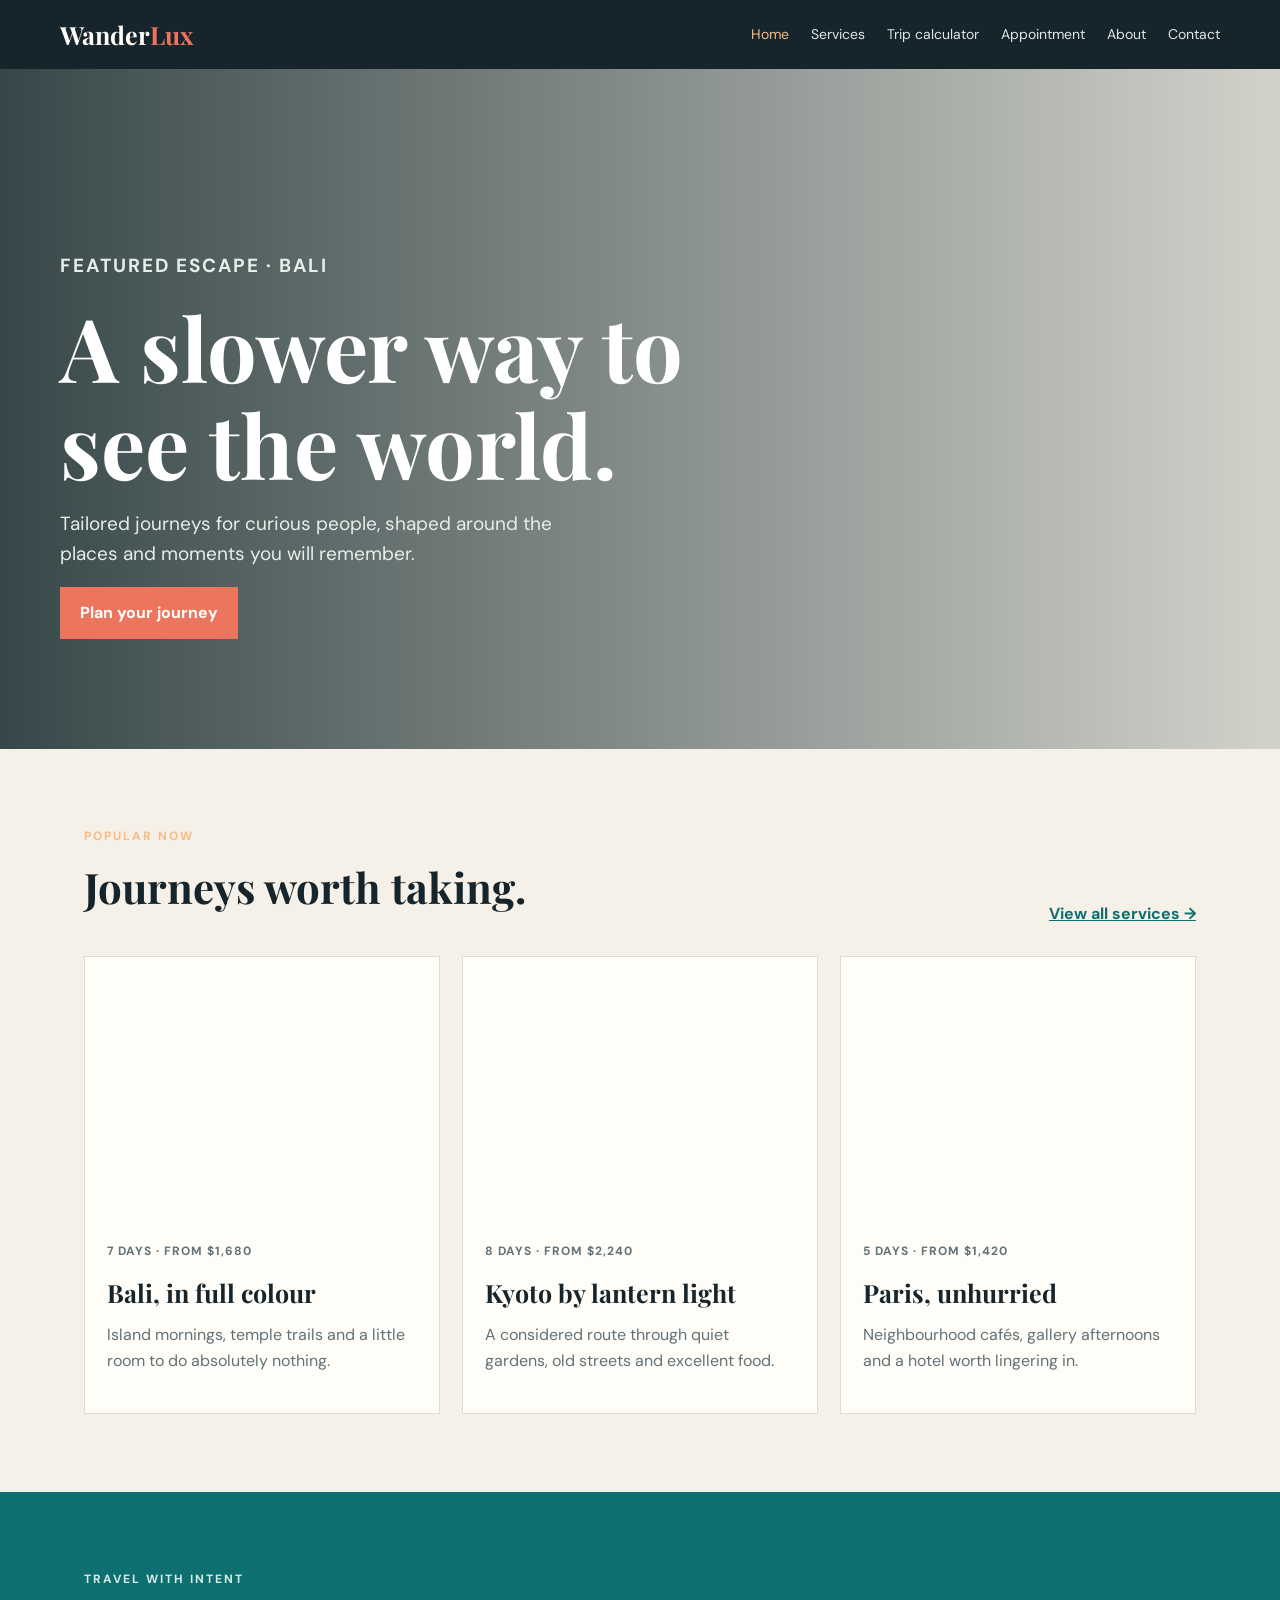
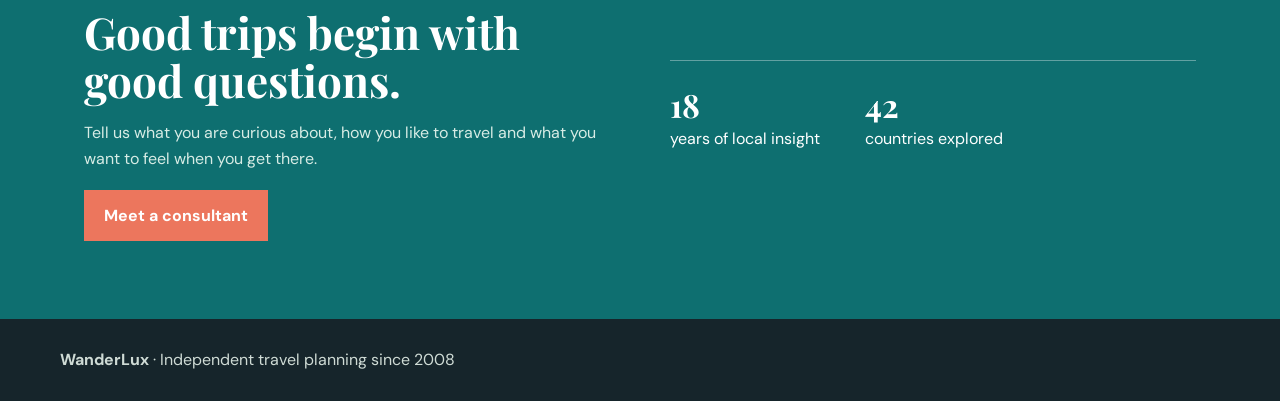
<file: index.html>
<!DOCTYPE html>
<html lang="en">

<head>
    <meta charset="UTF-8">
    <meta name="viewport" content="width=device-width, initial-scale=1.0">
    <meta name="description" content="WanderLux creates thoughtful, beautifully planned journeys around the world.">
    <title>WanderLux | Travel, thoughtfully arranged</title>
    <link rel="stylesheet" href="style.css">
</head>

<body>
    <nav class="site-nav" aria-label="Main navigation"><a class="brand" href="index.html">Wander<span>Lux</span></a>
        <div class="nav-links"><a aria-current="page" href="index.html">Home</a><a
                href="destinations.html">Services</a><a href="calculator.html">Trip calculator</a><a
                href="appointment.html">Appointment</a><a href="about.html">About</a><a href="contact.html">Contact</a>
        </div>
    </nav>
    <main>
        <section class="hero">
            <div class="hero-copy">
                <p class="eyebrow" id="hero-eyebrow">Featured escape · Bali</p>
                <h1 id="hero-title">A slower way to see the world.</h1>
                <p id="hero-description">Tailored journeys for curious people, shaped around the places and moments you
                    will remember.</p><a class="button" href="calculator.html">Plan your journey</a>
            </div>
        </section>
        <section class="container fade-in">
            <div class="section-heading">
                <div>
                    <p class="eyebrow">Popular now</p>
                    <h2>Journeys worth taking.</h2>
                </div><a href="destinations.html">View all services →</a>
            </div>
            <div class="package-grid">
                <article class="package-card">
                    <div class="package-image bali" role="img" aria-label="Tropical Bali coastline"></div>
                    <div class="package-body">
                        <p class="tag">7 days · from $1,680</p>
                        <h3>Bali, in full colour</h3>
                        <p>Island mornings, temple trails and a little room to do absolutely nothing.</p>
                    </div>
                </article>
                <article class="package-card">
                    <div class="package-image kyoto" role="img" aria-label="Traditional Kyoto street"></div>
                    <div class="package-body">
                        <p class="tag">8 days · from $2,240</p>
                        <h3>Kyoto by lantern light</h3>
                        <p>A considered route through quiet gardens, old streets and excellent food.</p>
                    </div>
                </article>
                <article class="package-card">
                    <div class="package-image paris" role="img" aria-label="Paris city skyline at sunset"></div>
                    <div class="package-body">
                        <p class="tag">5 days · from $1,420</p>
                        <h3>Paris, unhurried</h3>
                        <p>Neighbourhood cafés, gallery afternoons and a hotel worth lingering in.</p>
                    </div>
                </article>
            </div>
        </section>
        <section class="split-band">
            <div class="container">
                <div>
                    <p class="eyebrow">Travel with intent</p>
                    <h2>Good trips begin with good questions.</h2>
                    <p>Tell us what you are curious about, how you like to travel and what you want to feel when you get
                        there.</p><a class="button" href="appointment.html">Meet a consultant</a>
                </div>
                <div class="stat-row">
                    <div class="stat"><strong>18</strong>years of local insight</div>
                    <div class="stat"><strong>42</strong>countries explored</div>
                </div>
            </div>
        </section>
    </main>
    <footer><strong>WanderLux</strong> · Independent travel planning since 2008</footer>
    <script src="script.js"></script>
</body>

</html>
</file>
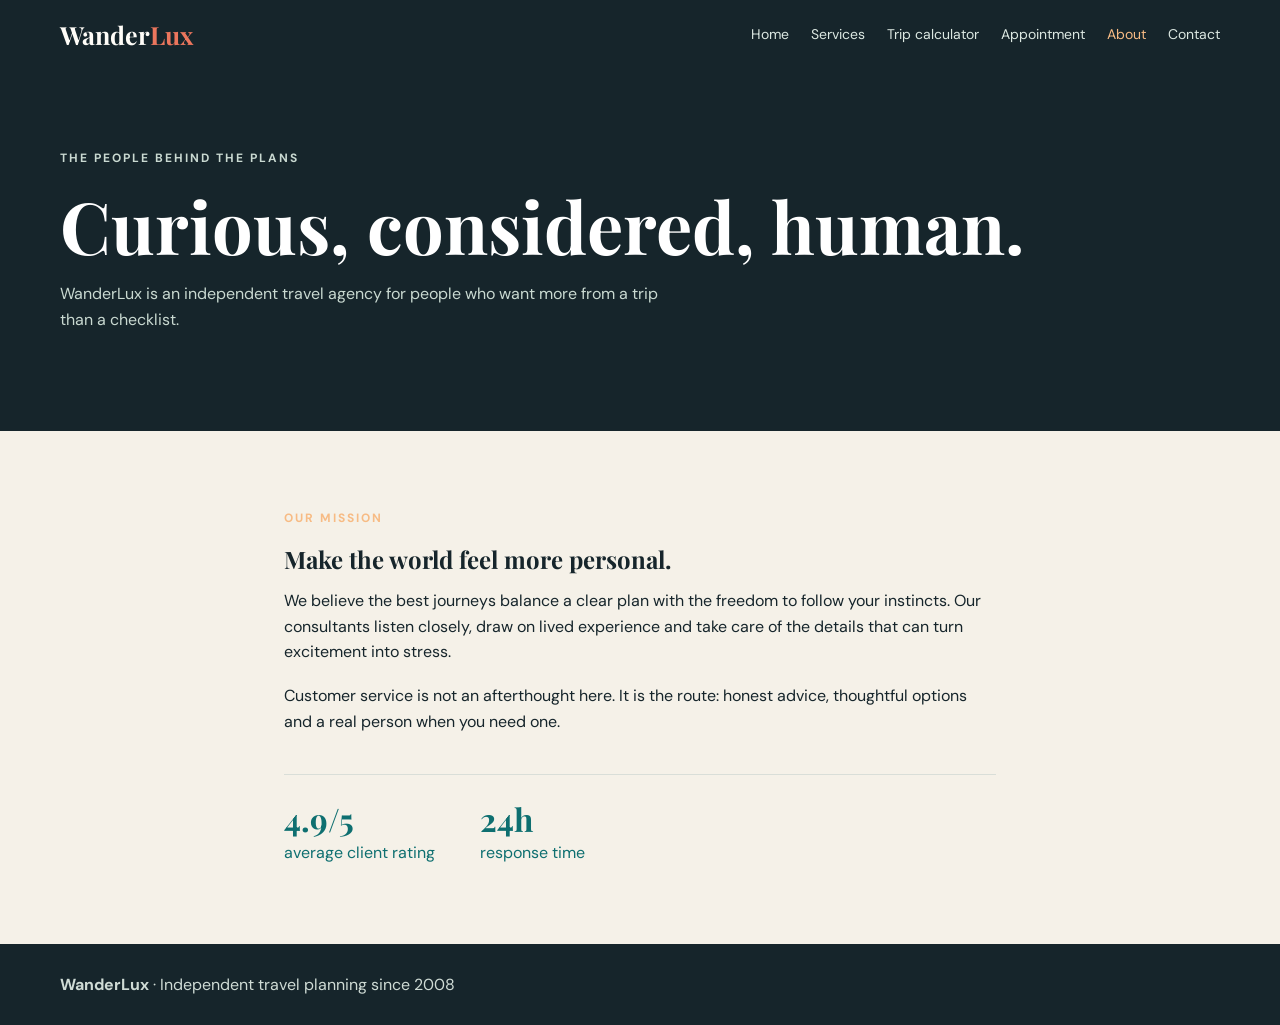
<file: about.html>
<!DOCTYPE html>
<html lang="en">

<head>
    <meta charset="UTF-8">
    <meta name="viewport" content="width=device-width, initial-scale=1.0">
    <meta name="description"
        content="Learn about the WanderLux travel consultants and our approach to thoughtful travel.">
    <title>About Us | WanderLux</title>
    <link rel="stylesheet" href="style.css">
</head>

<body>
    <nav class="site-nav" aria-label="Main navigation">
        <a class="brand" href="index.html">Wander<span>Lux</span></a>
        <div class="nav-links"><a href="index.html">Home</a><a href="destinations.html">Services</a><a
                href="calculator.html">Trip calculator</a><a href="appointment.html">Appointment</a>
            <a aria-current="page" href="about.html">About</a><a href="contact.html">Contact</a>
        </div>
    </nav>
    <header class="page-header">
        <p class="eyebrow">The people behind the plans</p>
        <h1>Curious, considered, human.</h1>
        <p>WanderLux is an independent travel agency for people who want more from a trip than a checklist.</p>
    </header>
    <main class="container narrow fade-in">
        <p class="eyebrow">Our mission</p>
        <h2>Make the world feel more personal.</h2>
        <p>We believe the best journeys balance a clear plan with the freedom to follow your instincts. Our consultants
            listen closely, draw on lived experience and take care of the details that can turn excitement into stress.
        </p>
        <p>Customer service is not an afterthought here. It is the route: honest advice, thoughtful options and a real
            person when you need one.</p>
        <div class="stat-row" style="color:var(--teal); border-color:var(--line); margin-top:40px">
            <div class="stat"><strong>4.9/5</strong>average client rating</div>
            <div class="stat"><strong>24h</strong>response time</div>
        </div>
    </main>
    <footer><strong>WanderLux</strong> · Independent travel planning since 2008</footer>
    <script src="script.js"></script>
</body>

</html>
</file>
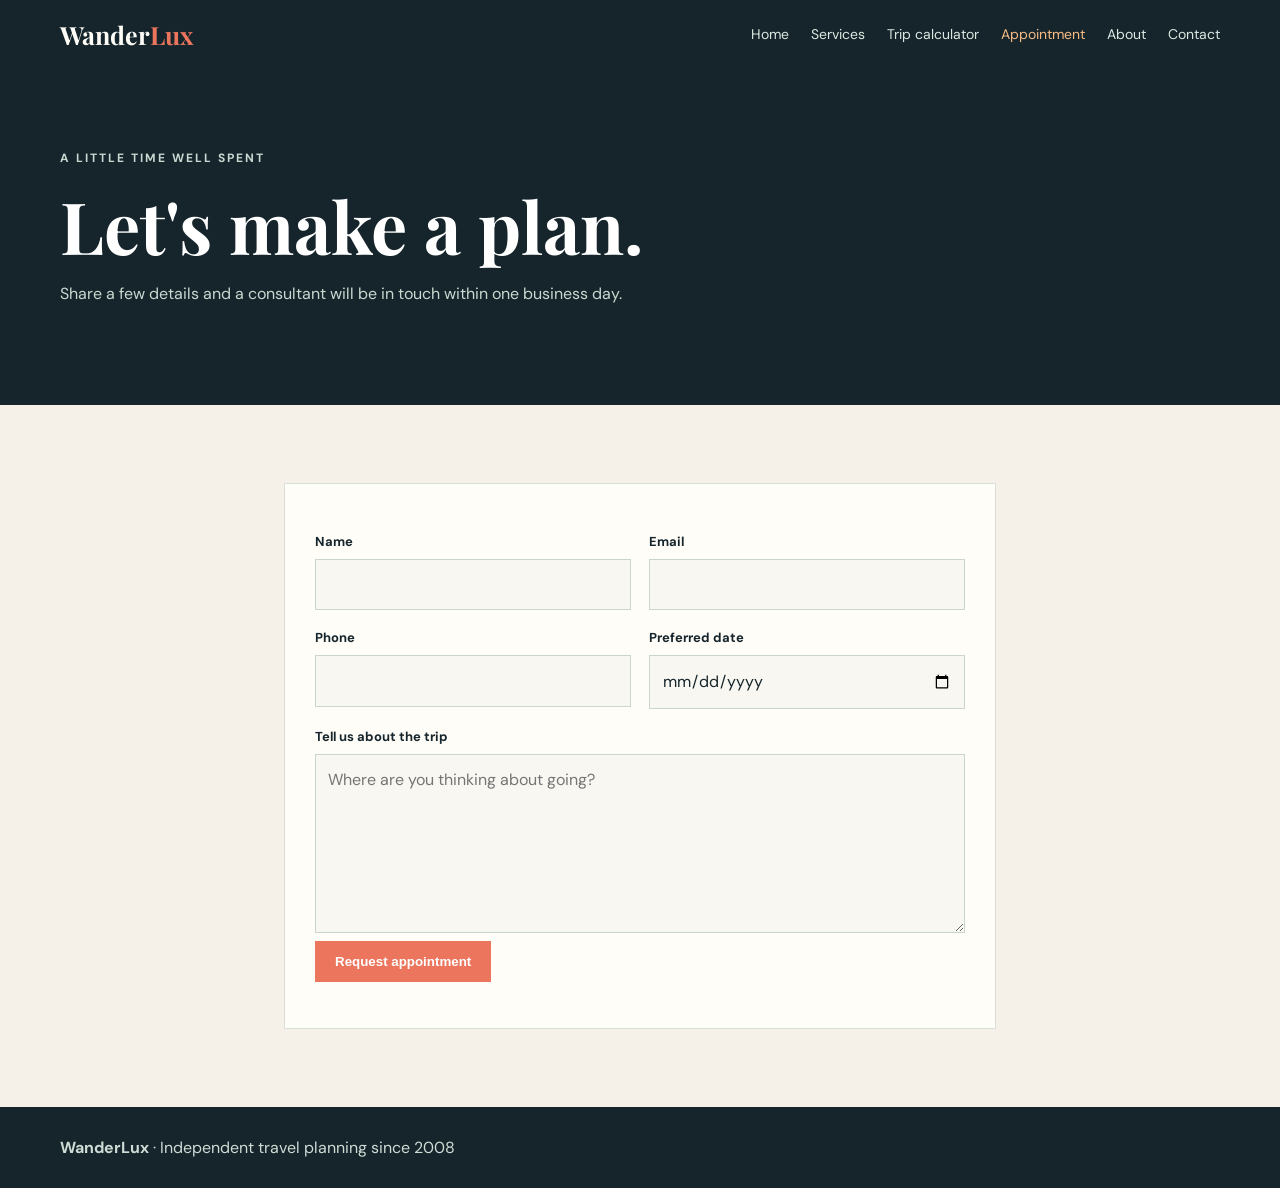
<file: appointment.html>
<!DOCTYPE html>
<html lang="en">

<head>
    <meta charset="UTF-8">
    <meta name="viewport" content="width=device-width, initial-scale=1.0">
    <meta name="description" content="Request a travel planning appointment with WanderLux.">
    <title>Appointment | WanderLux</title>
    <link rel="stylesheet" href="style.css">
</head>

<body>
    <nav class="site-nav" aria-label="Main navigation"><a class="brand" href="index.html">Wander<span>Lux</span></a>
        <div class="nav-links"><a href="index.html">Home</a><a href="destinations.html">Services</a><a
                href="calculator.html">Trip calculator</a><a aria-current="page" href="appointment.html">Appointment</a>
            <a href="about.html">About</a><a href="contact.html">Contact</a>
        </div>
    </nav>
    <header class="page-header">
        <p class="eyebrow">A little time well spent</p>
        <h1>Let's make a plan.</h1>
        <p>Share a few details and a consultant will be in touch within one business day.</p>
    </header>
    <main class="container narrow fade-in">
        <form id="appointment-form" novalidate>
            <div class="form-grid">
                <div><label for="name">Name</label>
                    <input id="name" name="name" autocomplete="name" required>
                </div>
                <div><label for="email">Email</label><input id="email" name="email" type="email" autocomplete="email"
                        required></div>
                <div><label for="phone">Phone</label><input id="phone" name="phone" type="tel" autocomplete="tel"
                        required></div>
                <div><label for="date">Preferred date</label><input id="date" name="date" type="date" required></div>
            </div><label for="message">Tell us about the trip</label><textarea id="message" name="message" rows="6"
                placeholder="Where are you thinking about going?" required></textarea><button class="button"
                type="submit">Request appointment</button>
            <p class="form-message" id="appointment-message" role="status"></p>
        </form>
    </main>
    <footer><strong>WanderLux</strong> · Independent travel planning since 2008</footer>
    <script src="script.js"></script>
</body>

</html>
</file>
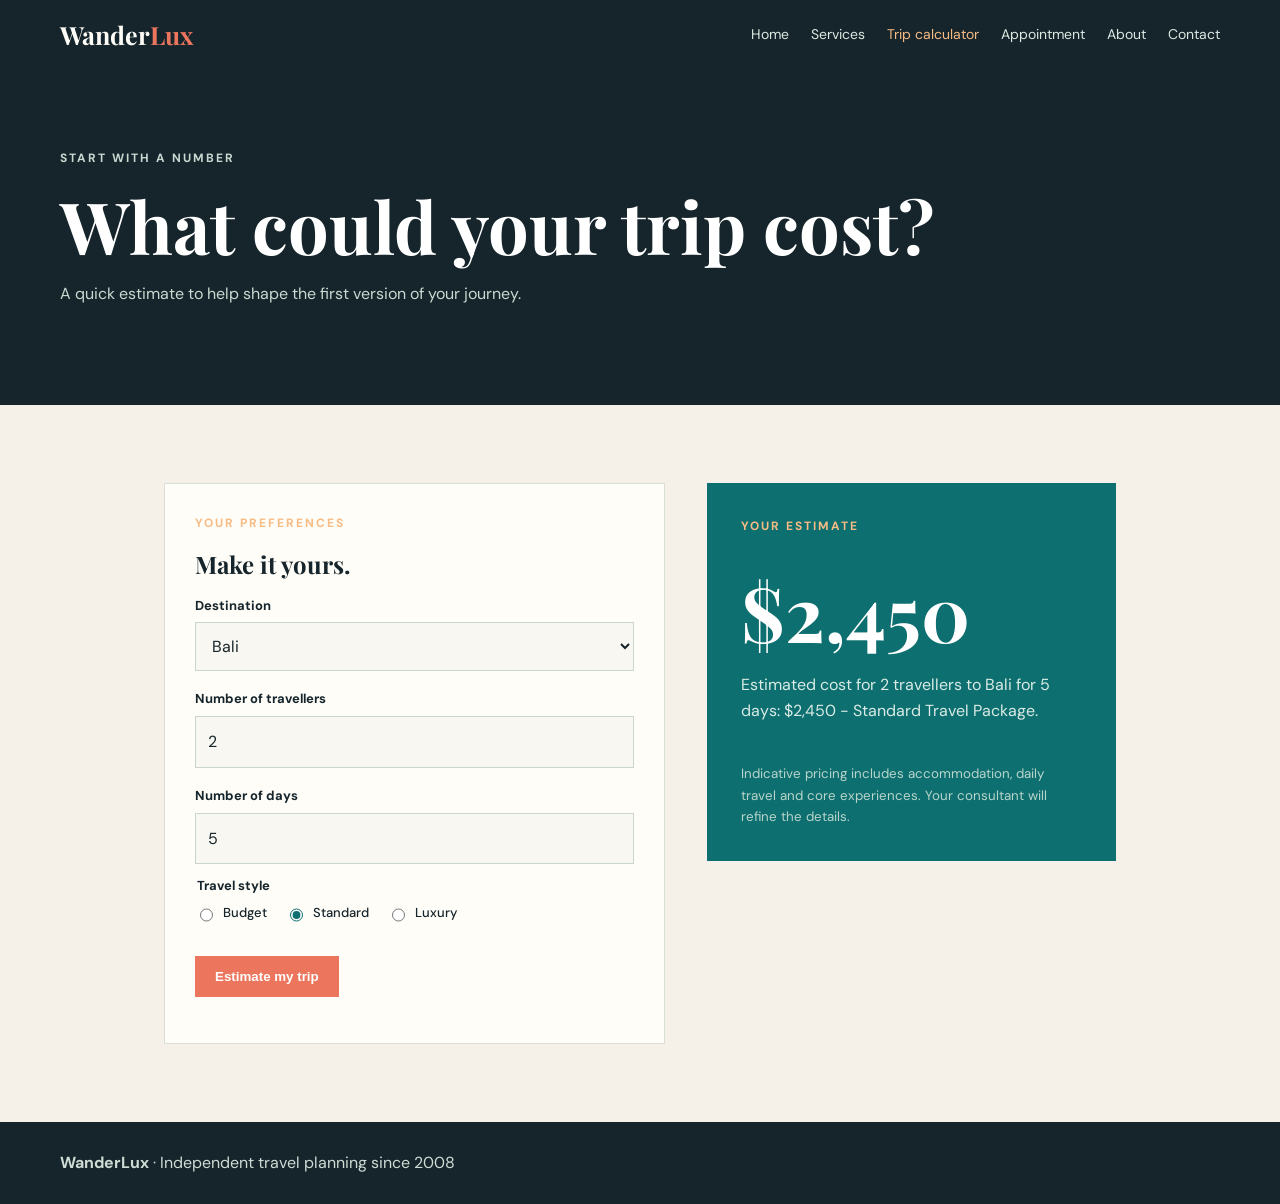
<file: calculator.html>
<!DOCTYPE html>
<html lang="en">

<head>
    <meta charset="UTF-8">
    <meta name="viewport" content="width=device-width, initial-scale=1.0">
    <meta name="description" content="Estimate the cost of your next WanderLux journey.">
    <title>Trip Calculator | WanderLux</title>
    <link rel="stylesheet" href="style.css">
</head>

<body>
    <nav class="site-nav" aria-label="Main navigation"><a class="brand" href="index.html">Wander<span>Lux</span></a>
        <div class="nav-links"><a href="index.html">Home</a><a href="destinations.html">Services</a><a
                aria-current="page" href="calculator.html">Trip calculator</a><a
                href="appointment.html">Appointment</a><a href="about.html">About</a><a href="contact.html">Contact</a>
        </div>
    </nav>
    <header class="page-header">
        <p class="eyebrow">Start with a number</p>
        <h1>What could your trip cost?</h1>
        <p>A quick estimate to help shape the first version of your journey.</p>
    </header>
    <main class="container calculator-layout fade-in">
        <form id="calculator-form" novalidate>
            <p class="eyebrow">Your preferences</p>
            <h2>Make it yours.</h2>
            <label for="destination">Destination</label><select id="destination" required>
                <option value="Bali">Bali</option>
                <option value="Japan">Japan</option>
                <option value="Paris">Paris</option>
                <option value="New Zealand">New Zealand</option>
            </select><label for="travellers">Number of travellers</label><input id="travellers" type="number" min="1"
                max="20" value="2" required><label for="days">Number of days</label>
            <input id="days" type="number" min="1" max="60" value="5" required>
            <fieldset>
                <legend>Travel style</legend><label><input type="radio" name="style" value="Budget">
                    Budget</label><label><input type="radio" name="style" value="Standard" checked>
                    Standard</label><label><input type="radio" name="style" value="Luxury"> Luxury</label>
            </fieldset><button class="button" type="submit">Estimate my trip</button>
            <p class="form-message" id="calculator-error" role="alert"></p>
        </form>
        <aside class="estimate-panel" aria-live="polite">
            <p class="eyebrow">Your estimate</p>
            <div id="result"><strong>$2,450</strong>
                <p>Estimated cost for 2 travellers to Bali for 5 days: $2,450 - Standard Travel Package.</p>
            </div><small>Indicative pricing includes accommodation, daily travel and core experiences. Your consultant
                will refine the details.</small>
        </aside>
    </main>
    <footer><strong>WanderLux</strong> · Independent travel planning since 2008</footer>
    <script src="script.js"></script>
</body>

</html>
</file>
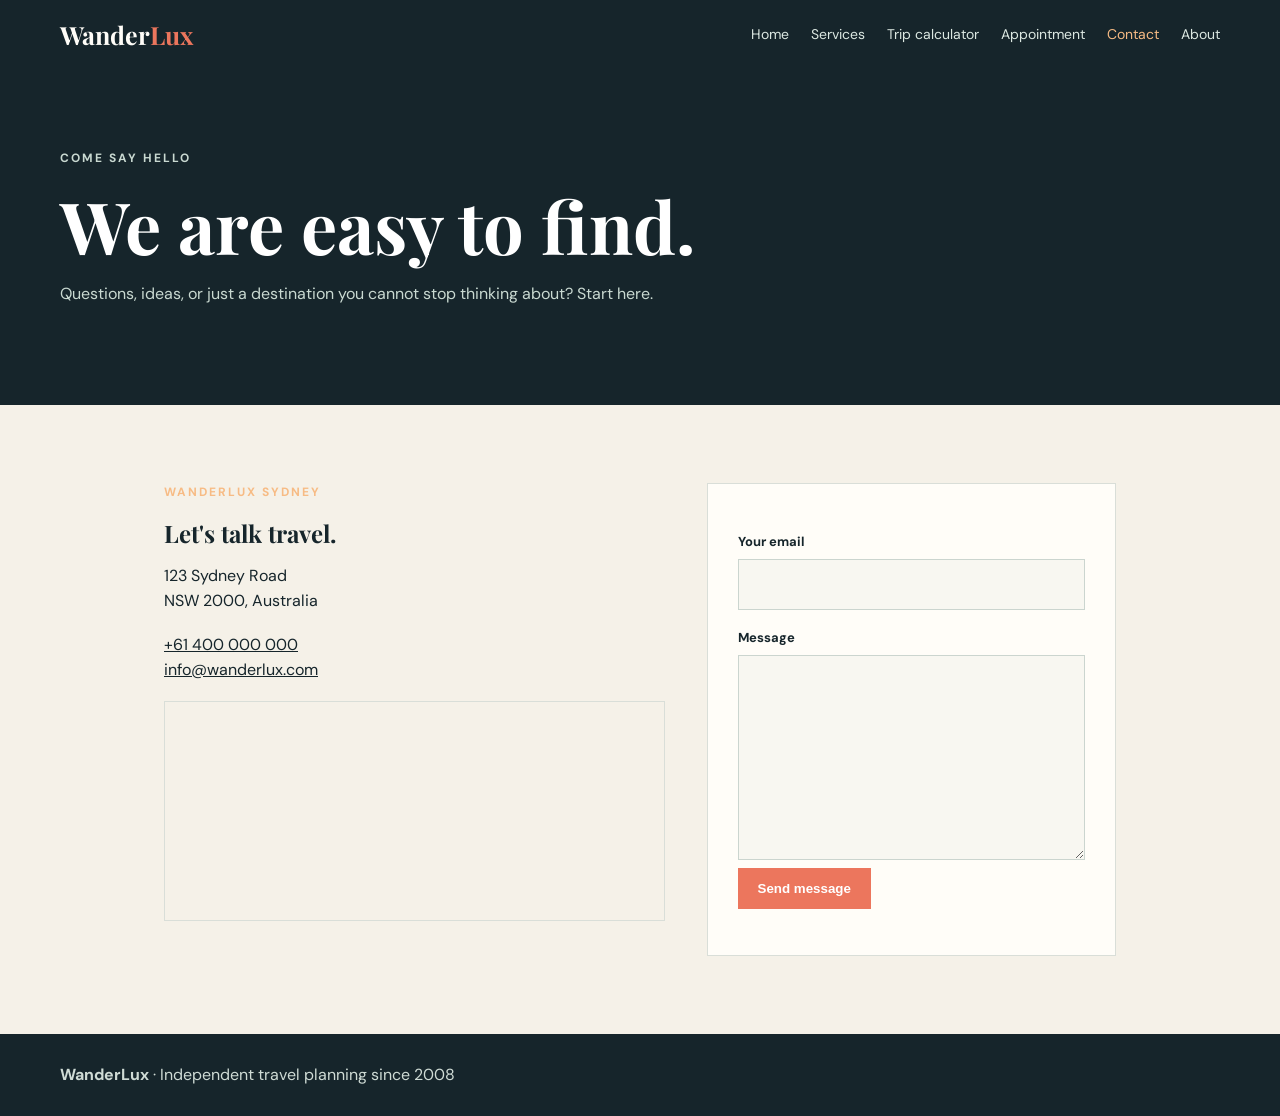
<file: contact.html>
<!DOCTYPE html>
<html lang="en">

<head>
    <meta charset="UTF-8">
    <meta name="viewport" content="width=device-width, initial-scale=1.0">
    <meta name="description" content="Contact WanderLux in Sydney for travel planning support.">
    <title>Contact | WanderLux</title>
    <link rel="stylesheet" href="style.css">
</head>

<body>
    <nav class="site-nav" aria-label="Main navigation"><a class="brand" href="index.html">Wander<span>Lux</span></a>
        <div class="nav-links"><a href="index.html">Home</a>
            <a href="destinations.html">Services</a><a href="calculator.html">Trip calculator</a><a
                href="appointment.html">Appointment</a><a aria-current="page" href="contact.html">Contact</a><a
                href="about.html">About</a>
        </div>
    </nav>
    <header class="page-header">
        <p class="eyebrow">Come say hello</p>
        <h1>We are easy to find.</h1>
        <p>Questions, ideas, or just a destination you cannot stop thinking about? Start here.</p>
    </header>
    <main class="container contact-layout fade-in">
        <section>
            <p class="eyebrow">WanderLux Sydney</p>
            <h2>Let's talk travel.</h2>
            <p>123 Sydney Road<br>NSW 2000, Australia</p>
            <p><a href="tel:+61400000000">+61 400 000 000</a><br><a
                    href="mailto:info@wanderlux.com">info@wanderlux.com</a></p>
            <iframe title="Map showing WanderLux Sydney office area"
                src="https://www.openstreetmap.org/export/embed.html?bbox=151.18%2C-33.89%2C151.23%2C-33.85&amp;layer=mapnik"
                style="border:1px solid var(--line); width:100%; height:220px"></iframe>
        </section>
        <form id="contact-form" novalidate><label for="contact-email">Your email</label><input id="contact-email"
                type="email" required><label for="contact-message">Message</label><textarea id="contact-message"
                rows="7" required></textarea>
            <button class="button" type="submit">Send message</button>
            <p class="form-message" id="contact-message-status" role="status"></p>
        </form>
    </main>
    <footer><strong>WanderLux</strong> · Independent travel planning since 2008</footer>
    <script src="script.js"></script>
</body>

</html>
</file>
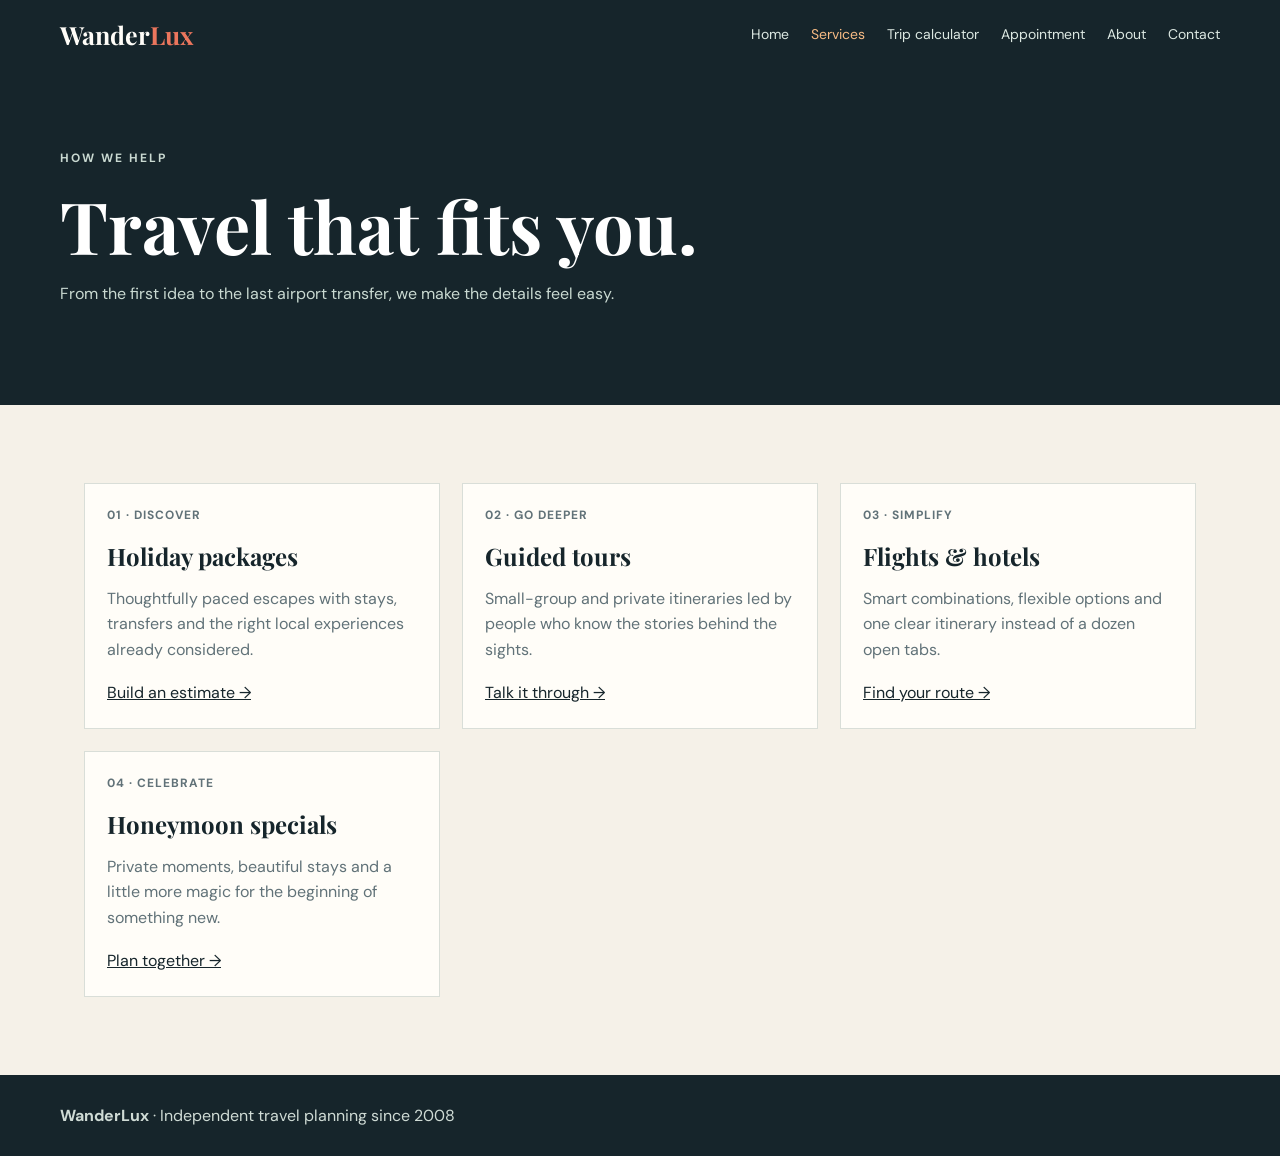
<file: destinations.html>
<!DOCTYPE html>
<html lang="en">

<head>
    <meta charset="UTF-8">
    <meta name="viewport" content="width=device-width, initial-scale=1.0">
    <meta name="description" content="Explore WanderLux travel planning services and tailored holiday packages.">
    <title>Services | WanderLux</title>
    <link rel="stylesheet" href="style.css">
</head>

<body>
    <nav class="site-nav" aria-label="Main navigation"><a class="brand" href="index.html">Wander<span>Lux</span></a>
        <div class="nav-links"><a href="index.html">Home</a><a aria-current="page"
                href="destinations.html">Services</a><a href="calculator.html">Trip calculator</a><a
                href="appointment.html">Appointment</a><a href="about.html">About</a><a href="contact.html">Contact</a>
        </div>
    </nav>
    <header class="page-header">
        <p class="eyebrow">How we help</p>
        <h1>Travel that fits you.</h1>
        <p>From the first idea to the last airport transfer, we make the details feel easy.</p>
    </header>
    <main class="container fade-in">
        <div class="service-grid">
            <article class="package-card package-body">
                <p class="tag">01 · Discover</p>
                <h2>Holiday packages</h2>
                <p>Thoughtfully paced escapes with stays, transfers and the right local experiences already considered.
                </p><a href="calculator.html">Build an estimate →</a>
            </article>
            <article class="package-card package-body">
                <p class="tag">02 · Go deeper</p>
                <h2>Guided tours</h2>
                <p>Small-group and private itineraries led by people who know the stories behind the sights.</p><a
                    href="appointment.html">Talk it through →</a>
            </article>
            <article class="package-card package-body">
                <p class="tag">03 · Simplify</p>
                <h2>Flights & hotels</h2>
                <p>Smart combinations, flexible options and one clear itinerary instead of a dozen open tabs.</p><a
                    href="appointment.html">Find your route →</a>
            </article>
            <article class="package-card package-body">
                <p class="tag">04 · Celebrate</p>
                <h2>Honeymoon specials</h2>
                <p>Private moments, beautiful stays and a little more magic for the beginning of something new.</p><a
                    href="appointment.html">Plan together →</a>
            </article>
        </div>
    </main>
    <footer><strong>WanderLux</strong> · Independent travel planning since 2008</footer>
    <script src="script.js"></script>
</body>

</html>
</file>
<file: style.css>
@import url('https://fonts.googleapis.com/css2?family=DM+Sans:wght@400;500;700&family=Playfair+Display:wght@600;700&display=swap');

:root { --ink: #16252b; --muted: #617278; --paper: #f5f1e8; --teal: #0e6f70; --coral: #ec765d; --line: #d9ded8; --white: #fffdf8; }
* { box-sizing: border-box; }
html { scroll-behavior: smooth; }
body { margin: 0; background: var(--paper); color: var(--ink); font: 16px/1.6 'DM Sans', sans-serif; }
h1, h2, h3 { margin: 0 0 16px; font-family: 'Playfair Display', serif; line-height: 1.1; }
p { margin: 0 0 18px; }
a { color: inherit; }
.site-nav { align-items: center; background: var(--ink); color: var(--white); display: flex; justify-content: space-between; padding: 18px max(24px, calc((100% - 1160px) / 2)); position: sticky; top: 0; z-index: 5; }
.brand { color: var(--white); font: 700 25px 'Playfair Display', serif; text-decoration: none; }
.brand span { color: var(--coral); }
.nav-links { display: flex; flex-wrap: wrap; gap: 22px; }
.nav-links a { color: #dce8e2; font-size: 14px; text-decoration: none; }
.nav-links a:hover, .nav-links a[aria-current='page'] { color: #f7bb84; }
.hero { background: linear-gradient(90deg, rgba(13,34,38,.82), rgba(13,34,38,.15)), url('https://images.unsplash.com/photo-1537996194471-e657df975ab4?auto=format&fit=crop&w=1800&q=85') center/cover; color: white; min-height: 680px; padding: 110px max(24px, calc((100% - 1160px) / 2)); display: flex; align-items: flex-end; }
.hero-copy { max-width: 650px; }
.eyebrow { color: #f7bb84; font-size: 12px; font-weight: 700; letter-spacing: 2px; text-transform: uppercase; }
.hero h1 { font-size: clamp(48px, 7vw, 88px); max-width: 640px; }
.hero p { color: #e5eee9; font-size: 19px; max-width: 500px; }
.button { background: var(--coral); border: 0; color: white; display: inline-block; font-weight: 700; padding: 13px 20px; text-decoration: none; }
.button:hover { background: #d85c49; }
.container { margin: auto; max-width: 1160px; padding: 78px 24px; }
.section-heading { align-items: end; display: flex; justify-content: space-between; margin-bottom: 30px; }
.section-heading h2 { font-size: 42px; }
.section-heading a { color: var(--teal); font-weight: 700; }
.package-grid, .service-grid { display: grid; gap: 22px; grid-template-columns: repeat(3, 1fr); }
.package-card { background: var(--white); border: 1px solid var(--line); }
.package-image { aspect-ratio: 1.35; background-position: center; background-size: cover; }
.bali { background-image: url('https://images.unsplash.com/photo-1539367628448-4bc5c9d171c8?auto=format&fit=crop&w=900&q=80'); }
.kyoto { background-image: url('https://images.unsplash.com/photo-1493976040374-85c8e12f0c0e?auto=format&fit=crop&w=900&q=80'); }
.paris { background-image: url('https://images.unsplash.com/photo-1502602898657-3e91760cbb34?auto=format&fit=crop&w=900&q=80'); }
.package-body { padding: 22px; }
.package-body h3 { font-size: 25px; }
.package-body p { color: var(--muted); }
.tag { color: var(--teal); font-size: 12px; font-weight: 700; letter-spacing: 1px; text-transform: uppercase; }
.split-band { background: var(--teal); color: white; }
.split-band .container { align-items: center; display: grid; gap: 60px; grid-template-columns: 1fr 1fr; }
.split-band h2 { font-size: 44px; }
.split-band p { color: #d7ece5; }
.stat-row { border-top: 1px solid rgba(255,255,255,.35); display: flex; gap: 45px; padding-top: 22px; }
.stat strong { display: block; font: 700 32px 'Playfair Display', serif; }
footer { background: var(--ink); color: #cfdbd5; padding: 28px max(24px, calc((100% - 1160px) / 2)); }
.page-header { background: var(--ink); color: white; padding: 80px max(24px, calc((100% - 1160px) / 2)); }
.page-header h1 { font-size: clamp(44px, 7vw, 72px); }
.page-header p { color: #c9d9d1; max-width: 600px; }
.fade-in { opacity: 0; transform: translateY(20px); transition: opacity .7s ease, transform .7s ease; }
.fade-in.visible { opacity: 1; transform: translateY(0); }
.narrow { max-width: 760px; }
.calculator-layout, .contact-layout { display: grid; gap: 42px; grid-template-columns: 1.1fr .9fr; max-width: 1000px; }
form { background: var(--white); border: 1px solid var(--line); padding: 30px; }
label, legend { display: block; font-size: 13px; font-weight: 700; margin: 18px 0 6px; }
input, select, textarea { background: #f8f7f1; border: 1px solid #cbd5cf; border-radius: 0; color: var(--ink); font: inherit; padding: 12px; width: 100%; }
input:focus, select:focus, textarea:focus { border-color: var(--teal); outline: 3px solid rgba(14,111,112,.18); }
fieldset { border: 0; margin: 12px 0 25px; padding: 0; }
fieldset label { display: inline-flex; font-weight: 500; gap: 7px; margin: 0 18px 0 0; }
fieldset input { accent-color: var(--teal); width: auto; }
.form-grid { display: grid; gap: 0 18px; grid-template-columns: 1fr 1fr; }
.form-message { color: var(--teal); font-weight: 700; margin: 16px 0 0; }
.estimate-panel { align-self: start; background: var(--teal); color: white; min-height: 330px; padding: 34px; }
.estimate-panel .eyebrow { color: #f7bb84; }
.estimate-panel strong { display: block; font: 700 clamp(48px, 7vw, 76px) 'Playfair Display', serif; margin: 25px 0 10px; }
.estimate-panel p { color: #d9ebe4; }
.estimate-panel small { color: #b9d5cb; display: block; margin-top: 40px; }
@media (max-width: 760px) { .calculator-layout, .contact-layout { grid-template-columns: 1fr; } .form-grid { grid-template-columns: 1fr; } }
@media (max-width: 760px) { .site-nav { align-items: flex-start; flex-direction: column; gap: 12px; } .nav-links { gap: 10px 16px; } .hero { min-height: 570px; } .package-grid, .service-grid, .split-band .container { grid-template-columns: 1fr; } .container { padding-bottom: 56px; padding-top: 56px; } .section-heading { align-items: flex-start; flex-direction: column; gap: 5px; } .section-heading h2, .split-band h2 { font-size: 36px; } }
</file>
